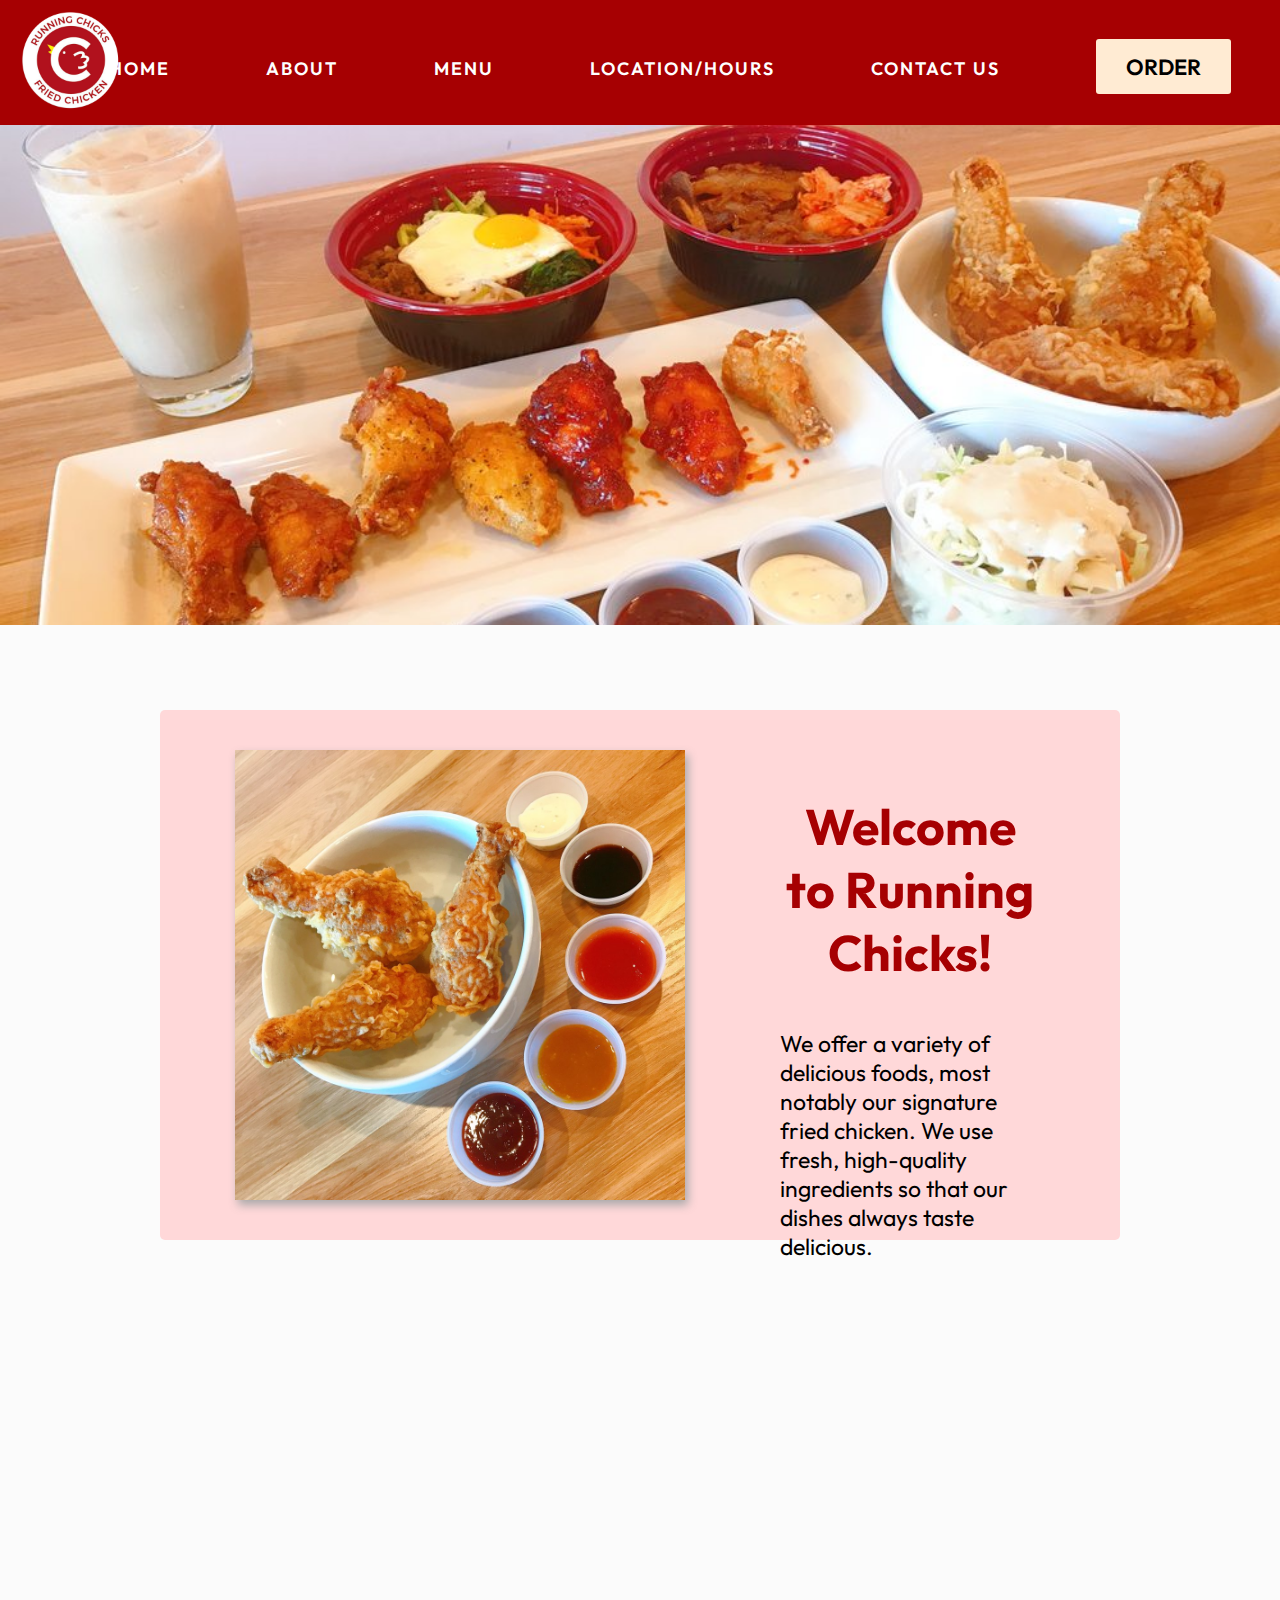
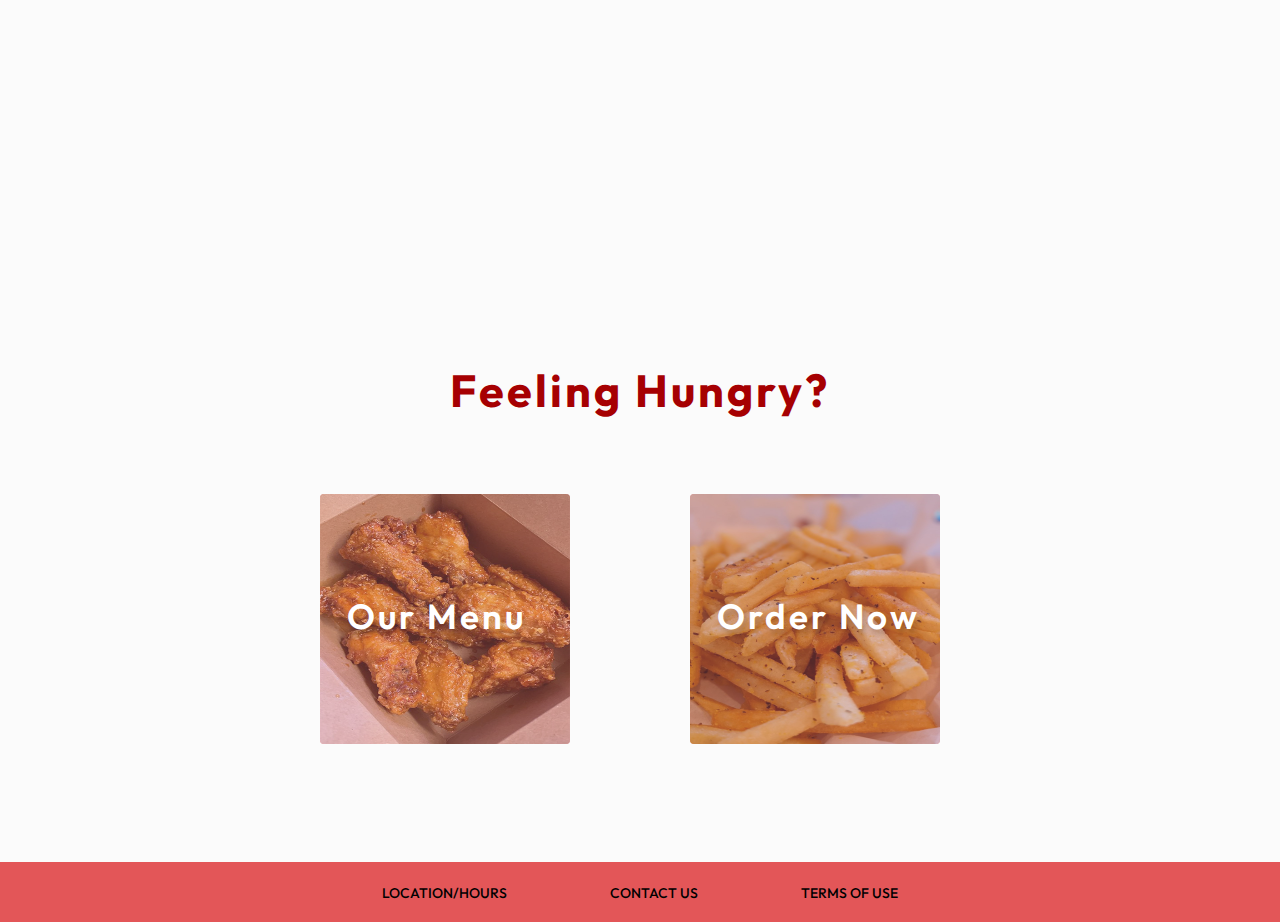
<file: index.html>
<!doctype html>
<html>
<head>
<meta charset="utf-8">
<title>RUNNING CHICKS</title>
<link rel="preconnect" href="https://fonts.googleapis.com">
<link rel="preconnect" href="https://fonts.gstatic.com" crossorigin>
<link href="https://fonts.googleapis.com/css2?family=Fredoka+One&family=Outfit:wght@400;600;700;800&display=swap" rel="stylesheet">
<link href="style/home.css" rel="stylesheet" type="text/css">
</head>

<body>
	<header>
		<img src="images/icons/running-chicks-logo.png" class="logo" alt="running chicks">
		<nav class="navbar">
			<div class="nav-links">
				<a href="index.html">HOME</a>
				<a href="about.html">ABOUT</a>
				<a href="menu.html">MENU</a>
				<a href="location.html">LOCATION/HOURS</a>
				<a href="contact-us.html">CONTACT US</a>
				<button type="button" class="order-button" a href="#">ORDER</button>
			</div>
		</nav>

	</header>
	<div class="banner">
		
		<div class="banner-image"></div>
		<div class="container">
		</div>
	</div>
	
	<main>
		<section class="intro">
		<div class="item">
			<img src="images/menu/wings-sauce.jpg" alt="food">
		</div>
		<div class="item">
			<h2>Welcome to Running Chicks!</h2>
			<p>We offer a variety of delicious foods, most notably our signature fried chicken. We use fresh, high-quality ingredients so that our dishes always taste delicious.</p>
		</div>
		</section>
		
		<div class="wings"></div>

		<section class="options">
			<h2>Feeling Hungry?</h2>
			<div class="buttons">
				<div class="color-container-left">
					<img src="images/menu/10pc.jpg" alt="chicken wings">
				</div>
				<div class="color-container-right">
					<img src="images/menu/fries.jpg" alt="fries">
				</div>
					<a href="menu.html">Our Menu</a>
				<a href="#">Order Now</a>
			</div>
		</section>
	</main>

	<footer>
			<a href="location.html">LOCATION/HOURS</a>
			<a href="contact-us.html">CONTACT US</a>
			<a href="#">TERMS OF USE</a>	
	</footer>
</body>
</html>
</file>
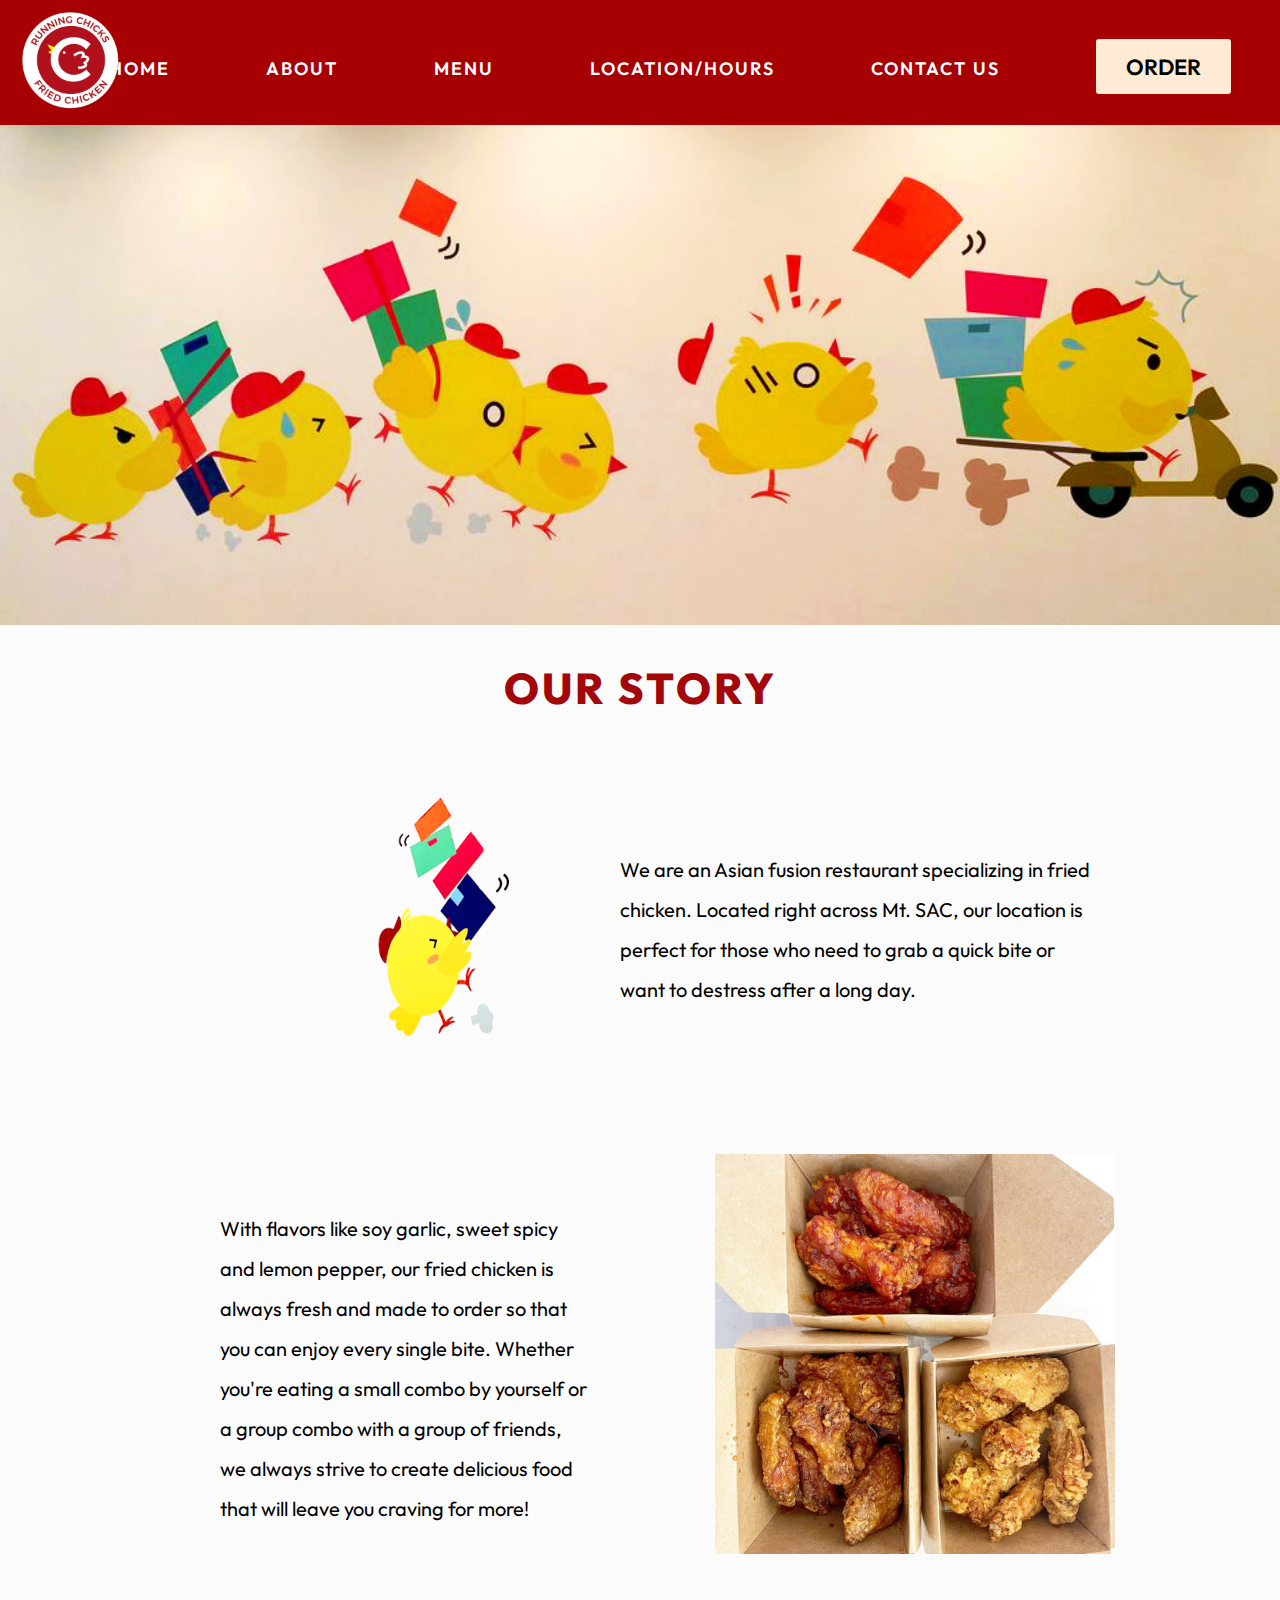
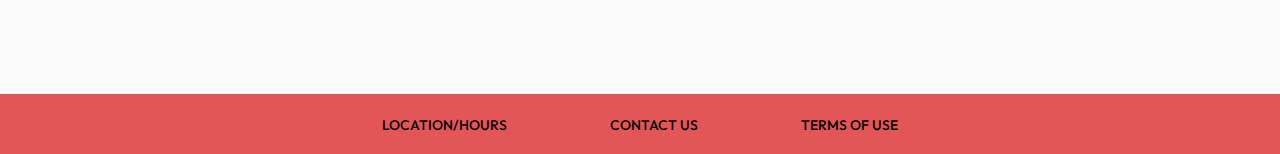
<file: about.html>
<!doctype html>
<html>
<head>
<meta charset="utf-8">
<title>RUNNING CHICKS</title>
<link rel="preconnect" href="https://fonts.googleapis.com">
<link rel="preconnect" href="https://fonts.gstatic.com" crossorigin>
<link href="https://fonts.googleapis.com/css2?family=Fredoka+One&family=Outfit:wght@400;600;700;800&display=swap" rel="stylesheet">
<link href="style/about.css" rel="stylesheet" type="text/css">
</head>

<body>
	<header>
		<img src="images/icons/running-chicks-logo.png" class="logo" alt="running chicks">
		<nav class="navbar">
			<div class="nav-links">
				<a href="index.html">HOME</a>
				<a href="about.html">ABOUT</a>
				<a href="menu.html">MENU</a>
				<a href="location.html">LOCATION/HOURS</a>
				<a href="contact-us.html">CONTACT US</a>
				<button type="button" class="order-button" a href="#">ORDER</button>
			</div>
		</nav>

	</header>
	
	<main>
		
		<div class="header"></div>
				<h2>OUR STORY</h2>

		<section class="about-us">
				<div class="image">
					<img src="images/icons/chick-transparent.png" alt="running chicks mascot">
				</div>
				<p>We are an Asian fusion restaurant specializing in fried chicken. Located right across Mt. SAC, our location is perfect for those who need to grab a quick bite or want to destress after a long day.</p>
			
				<p class="p-two">With flavors like soy garlic, sweet spicy and lemon pepper, our fried chicken is always fresh and made to order so that you can enjoy every single bite. Whether you're eating a small combo by yourself or a group combo with a group of friends, we always strive to create delicious food that will leave you craving for more!</p>
			
			<div class="image-two">
				<img src="images/menu/wings.jpg" alt="wings">
			</div>
			
		<div class="footer"></div>
			
		</section>
	</main>
	
	<footer>
			<a href="location.html">LOCATION/HOURS</a>
			<a href="contact-us.html">CONTACT US</a>
			<a href="#">TERMS OF USE</a>	
	</footer>
</body>
</html>
</file>
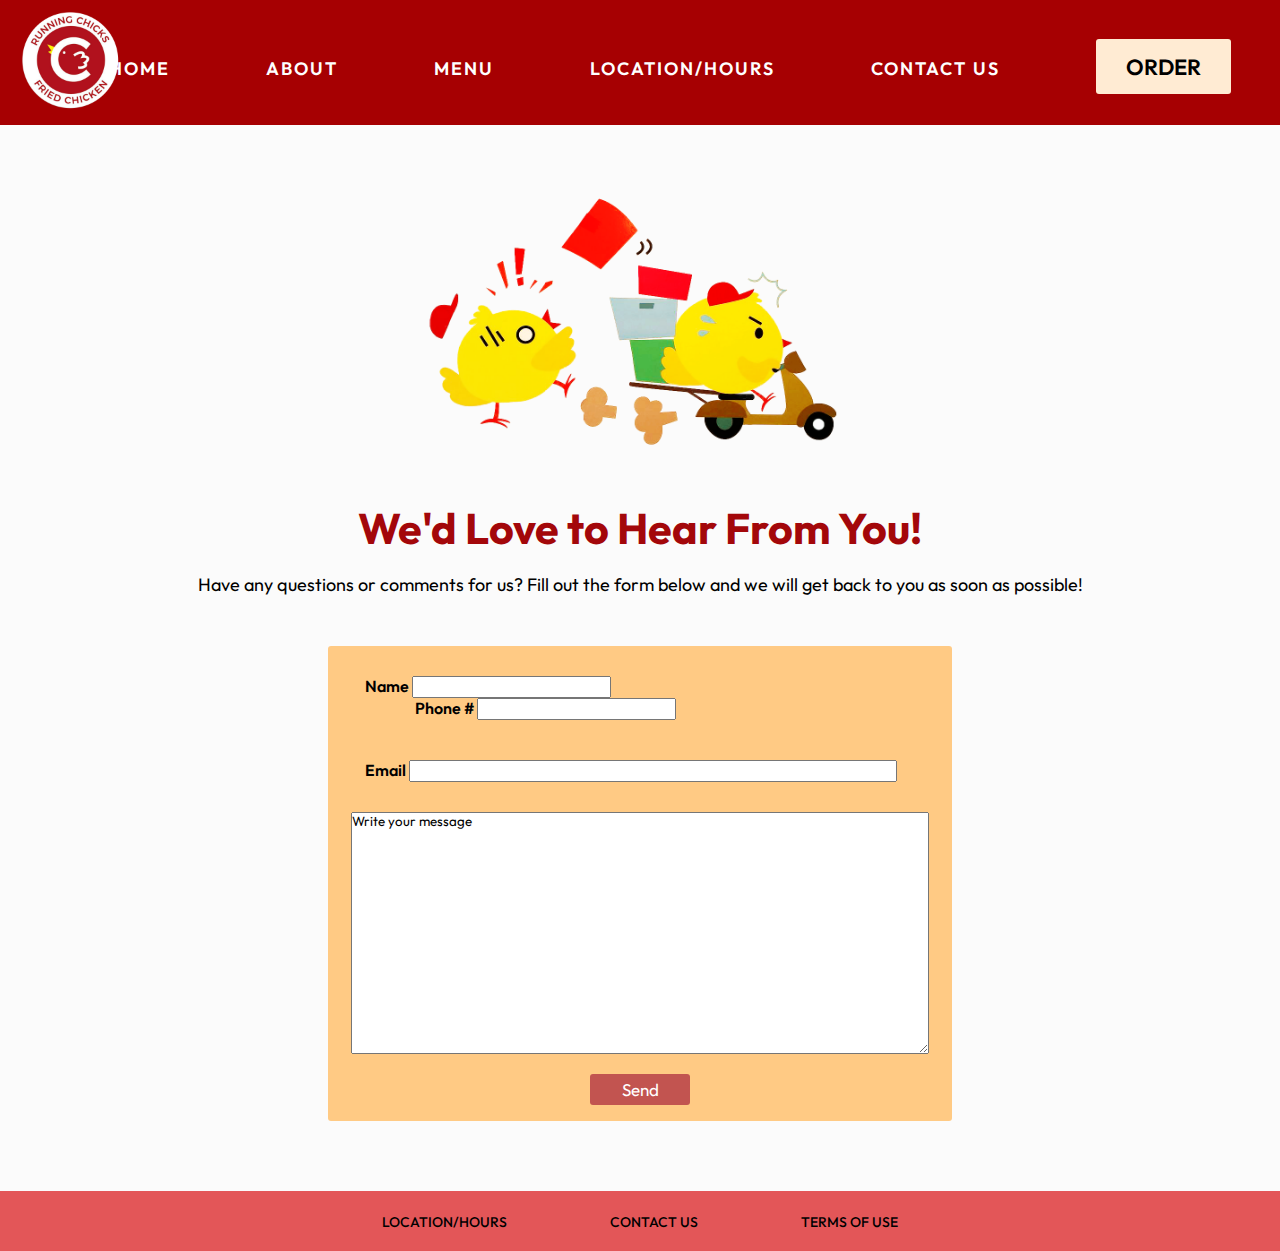
<file: contact-us.html>
<!doctype html>
<html>
<head>
<meta charset="utf-8">
<title>Running Chicks</title>
<link rel="preconnect" href="https://fonts.googleapis.com">
<link rel="preconnect" href="https://fonts.gstatic.com" crossorigin>
<link href="https://fonts.googleapis.com/css2?family=Fredoka+One&family=Outfit:wght@400;600;700;800&display=swap" rel="stylesheet">
<link href="style/contact-us.css" rel="stylesheet" type="text/css">
</head>

<body>
	<header>
		<img src="images/icons/running-chicks-logo.png" class="logo" alt="running chicks">
		<nav class="navbar">
			<div class="nav-links">
				<a href="index.html">HOME</a>
				<a href="about.html">ABOUT</a>
				<a href="menu.html">MENU</a>
				<a href="location.html">LOCATION/HOURS</a>
				<a href="contact-us.html">CONTACT US</a>
				<button type="button" class="order-button" a href="#">ORDER</button>
			</div>
		</nav>

	</header>
	
	<main>
		
		
		<div class="form-img">
			<img src="images/icons/running-chicks-transparent.png" alt="running chicks">
		</div>
		<section class="form">
			<h2>We'd Love to Hear From You!</h2>
			<p>Have any questions or comments for us? Fill out the form below and we will get back to you as soon as possible!</p>
			<form action="#" method="POST">
				<fieldset>
					<div class="name">
						<label for="name">Name</label>
						<input type="text" name="name" id="name">
					</div>
					<div class="phone">
						<label for="phone">Phone #</label>
						<input type="text" name="phone" id="phone">
					</div>

					<br>
					<div class="email">
						<label for="email">Email</label>
						<input type="email" name="email" id="email">
					</div>
	
					<br>
					<div class="messages">
						<textarea name="message" rows="15" cols="75" onfocus="this.value=''">Write your message</textarea>
					</div>
					<br>
					<input type="submit" value="Send" class="submit-btn">
				</fieldset>
				
			</form>
		</section>
	</main>
	<footer>
			<a href="location.html">LOCATION/HOURS</a>
			<a href="contact-us.html">CONTACT US</a>
			<a href="#">TERMS OF USE</a>	
	</footer>
</body>
</html>
</file>
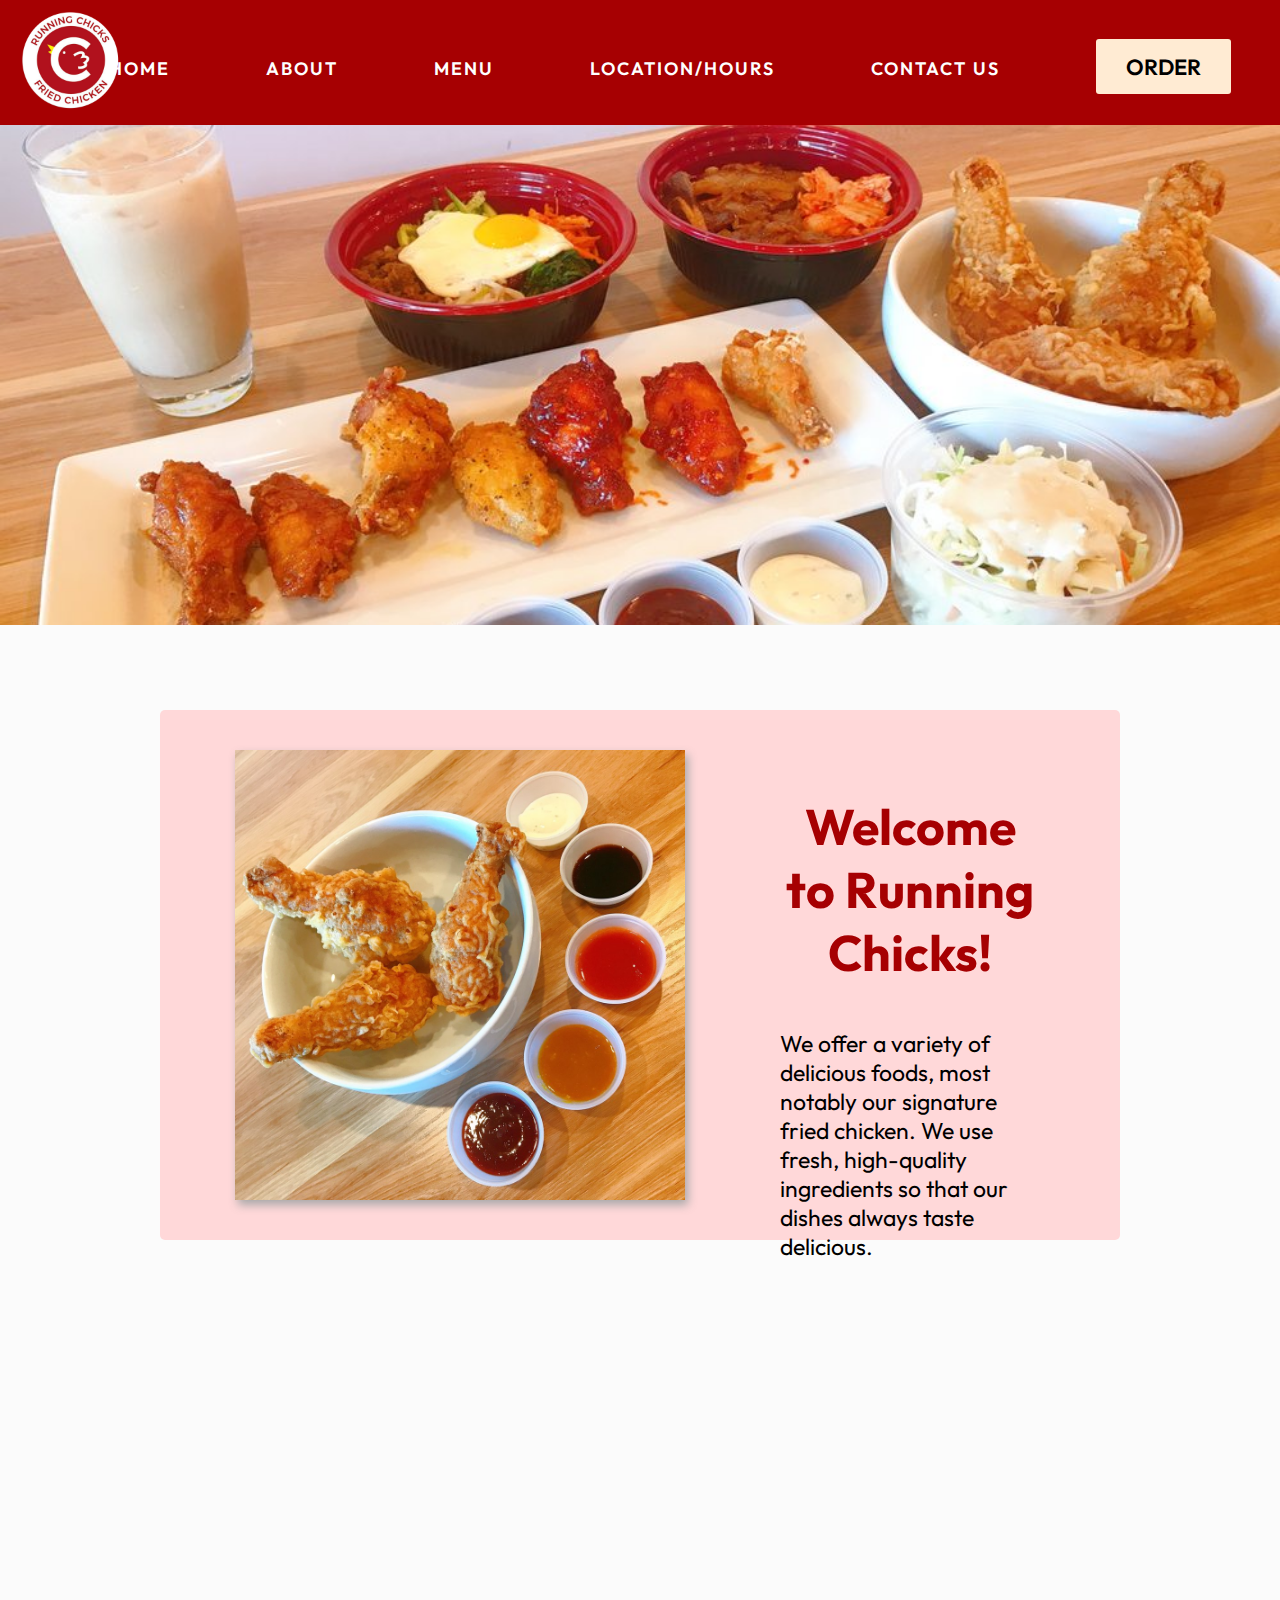
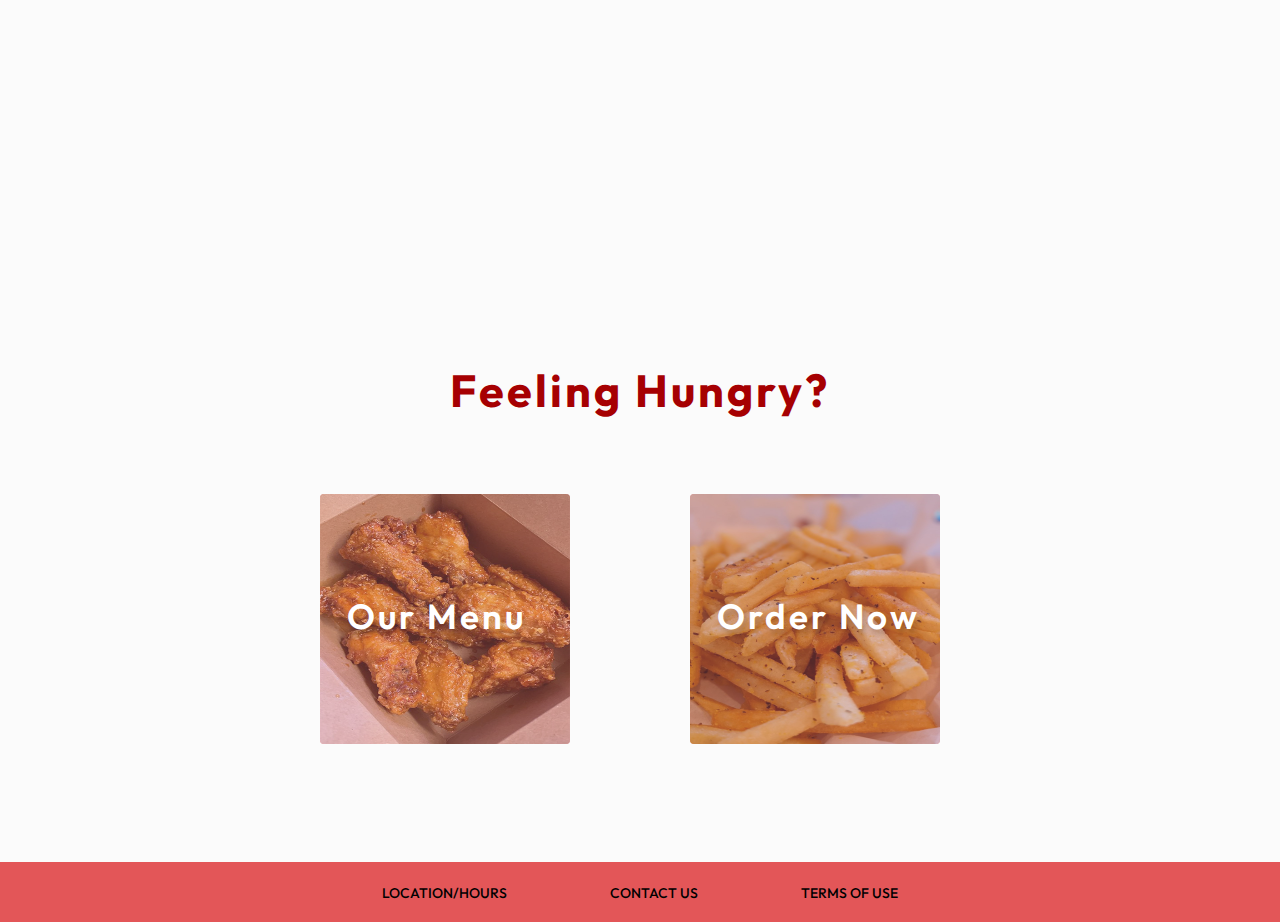
<file: home.html>
<!doctype html>
<html>
<head>
<meta charset="utf-8">
<title>RUNNING CHICKS</title>
<link rel="preconnect" href="https://fonts.googleapis.com">
<link rel="preconnect" href="https://fonts.gstatic.com" crossorigin>
<link href="https://fonts.googleapis.com/css2?family=Fredoka+One&family=Outfit:wght@400;600;700;800&display=swap" rel="stylesheet">
<link href="style/home.css" rel="stylesheet" type="text/css">
</head>

<body>
	<header>
		<img src="images/icons/running-chicks-logo.png" class="logo" alt="running chicks">
		<nav class="navbar">
			<div class="nav-links">
				<a href="home.html">HOME</a>
				<a href="about.html">ABOUT</a>
				<a href="menu.html">MENU</a>
				<a href="location.html">LOCATION/HOURS</a>
				<a href="contact-us.html">CONTACT US</a>
				<button type="button" class="order-button" a href="#">ORDER</button>
			</div>
		</nav>

	</header>
	<div class="banner">
		
		<div class="banner-image"></div>
		<div class="container">
		</div>
	</div>
	
	<main>
		<section class="intro">
		<div class="item">
			<img src="images/menu/wings-sauce.jpg" alt="food">
		</div>
		<div class="item">
			<h2>Welcome to Running Chicks!</h2>
			<p>We offer a variety of delicious foods, most notably our signature fried chicken. We use fresh, high-quality ingredients so that our dishes always taste delicious.</p>
		</div>
		</section>
		
		<div class="wings"></div>

		<section class="options">
			<h2>Feeling Hungry?</h2>
			<div class="buttons">
				<div class="color-container-left">
					<img src="images/menu/10pc.jpg" alt="chicken wings">
				</div>
				<div class="color-container-right">
					<img src="images/menu/fries.jpg" alt="fries">
				</div>
					<a href="menu.html">Our Menu</a>
				<a href="#">Order Now</a>
			</div>
		</section>
	</main>

	<footer>
			<a href="location.html">LOCATION/HOURS</a>
			<a href="contact-us.html">CONTACT US</a>
			<a href="#">TERMS OF USE</a>	
	</footer>
</body>
</html>
</file>
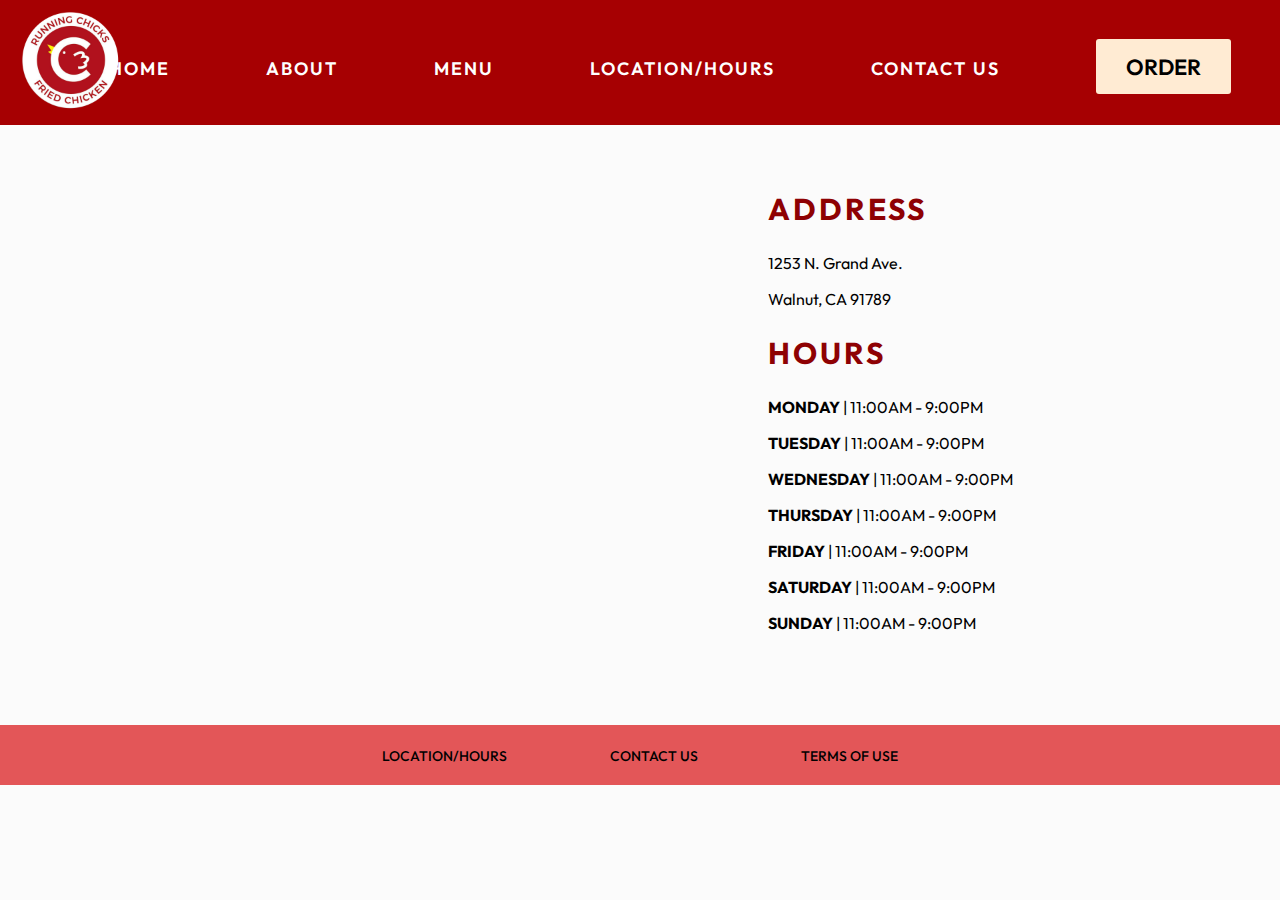
<file: location.html>
<!doctype html>
<html>
<head>
<meta charset="utf-8">
<title>RUNNING CHICKS</title>
<link rel="preconnect" href="https://fonts.googleapis.com">
<link rel="preconnect" href="https://fonts.gstatic.com" crossorigin>
<link href="https://fonts.googleapis.com/css2?family=Fredoka+One&family=Outfit:wght@400;600;700;800&display=swap" rel="stylesheet">
<link href="style/location.css" rel="stylesheet" type="text/css">
</head>

<body>
	<header>
		<img src="images/icons/running-chicks-logo.png" class="logo" alt="running chicks">
		<nav class="navbar">
			<div class="nav-links">
				<a href="index.html">HOME</a>
				<a href="about.html">ABOUT</a>
				<a href="menu.html">MENU</a>
				<a href="location.html">LOCATION/HOURS</a>
				<a href="contact-us.html">CONTACT US</a>
				<button type="button" class="order-button" a href="#">ORDER</button>
			</div>
		</nav>

	</header>
	
	<main>
		<section class="info">
		<div class="info-container">
			
		
		<div class="map">
			<iframe src="https://www.google.com/maps/embed?pb=!1m18!1m12!1m3!1d3305.9791872429855!2d-117.85164768493556!3d34.04440498060798!2m3!1f0!2f0!3f0!3m2!1i1024!2i768!4f13.1!3m3!1m2!1s0x80c329bbd8fba2d5%3A0xc48ae572dcba90ab!2sRunning%20Chicks%20-%20Walnut!5e0!3m2!1sen!2sus!4v1638321658841!5m2!1sen!2sus" width="600" height="450" style="border:0;" allowfullscreen="" loading="lazy"></iframe>
		</div>
		<div class="location-hour">
			<h2>ADDRESS</h2>
			<p>1253 N. Grand Ave.</p>
			<p>Walnut, CA 91789</p>
			<h2>HOURS</h2>
			<p><strong>MONDAY</strong> | 11:00AM - 9:00PM</p>
			<p><strong>TUESDAY</strong> | 11:00AM - 9:00PM</p>
			<p><strong>WEDNESDAY</strong> | 11:00AM - 9:00PM</p>
			<p><strong>THURSDAY</strong> | 11:00AM - 9:00PM</p>
			<p><strong>FRIDAY</strong> | 11:00AM - 9:00PM</p>
			<p><strong>SATURDAY</strong> | 11:00AM - 9:00PM</p>
			<p><strong>SUNDAY</strong> | 11:00AM - 9:00PM</p>
		</div>
		</div>
		</section>
	</main>
	<footer>
			<a href="location.html">LOCATION/HOURS</a>
			<a href="contact-us.html">CONTACT US</a>
			<a href="#">TERMS OF USE</a>	
	</footer>
</body>
	
</html>
</file>
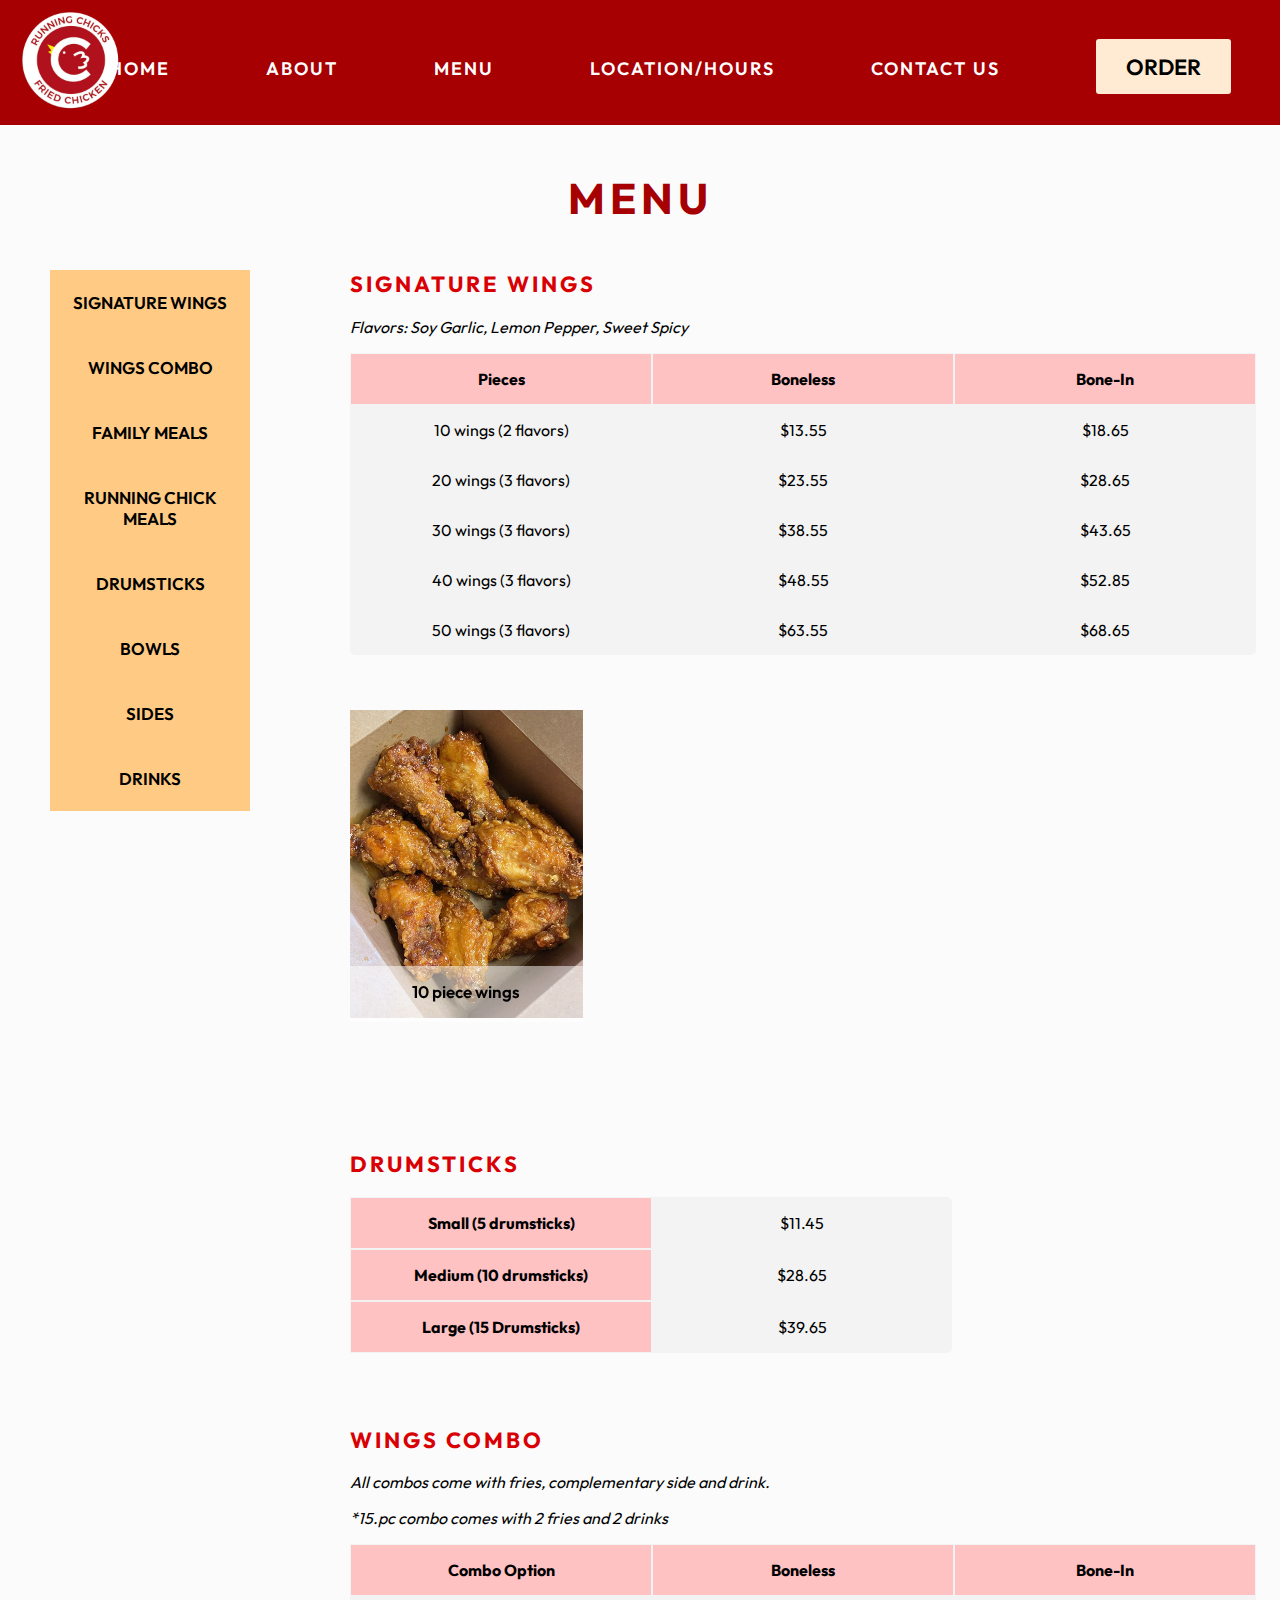
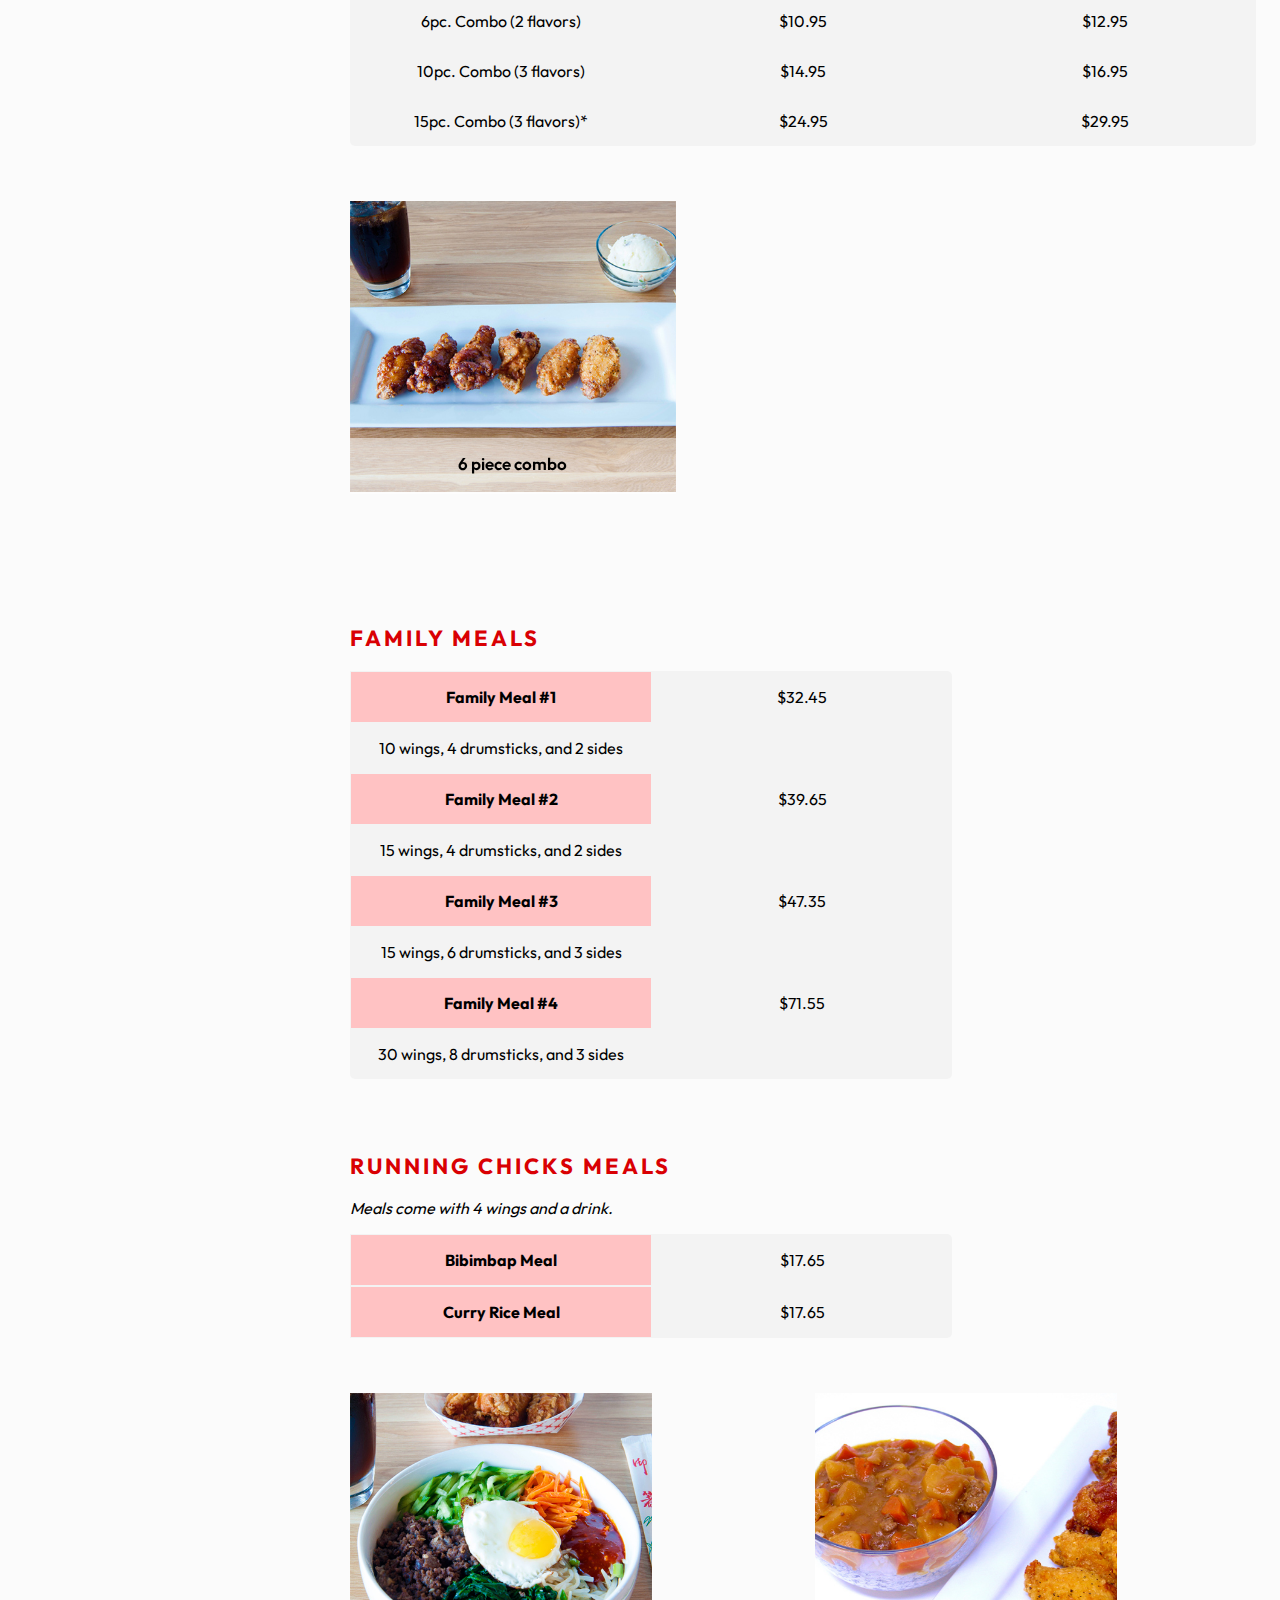
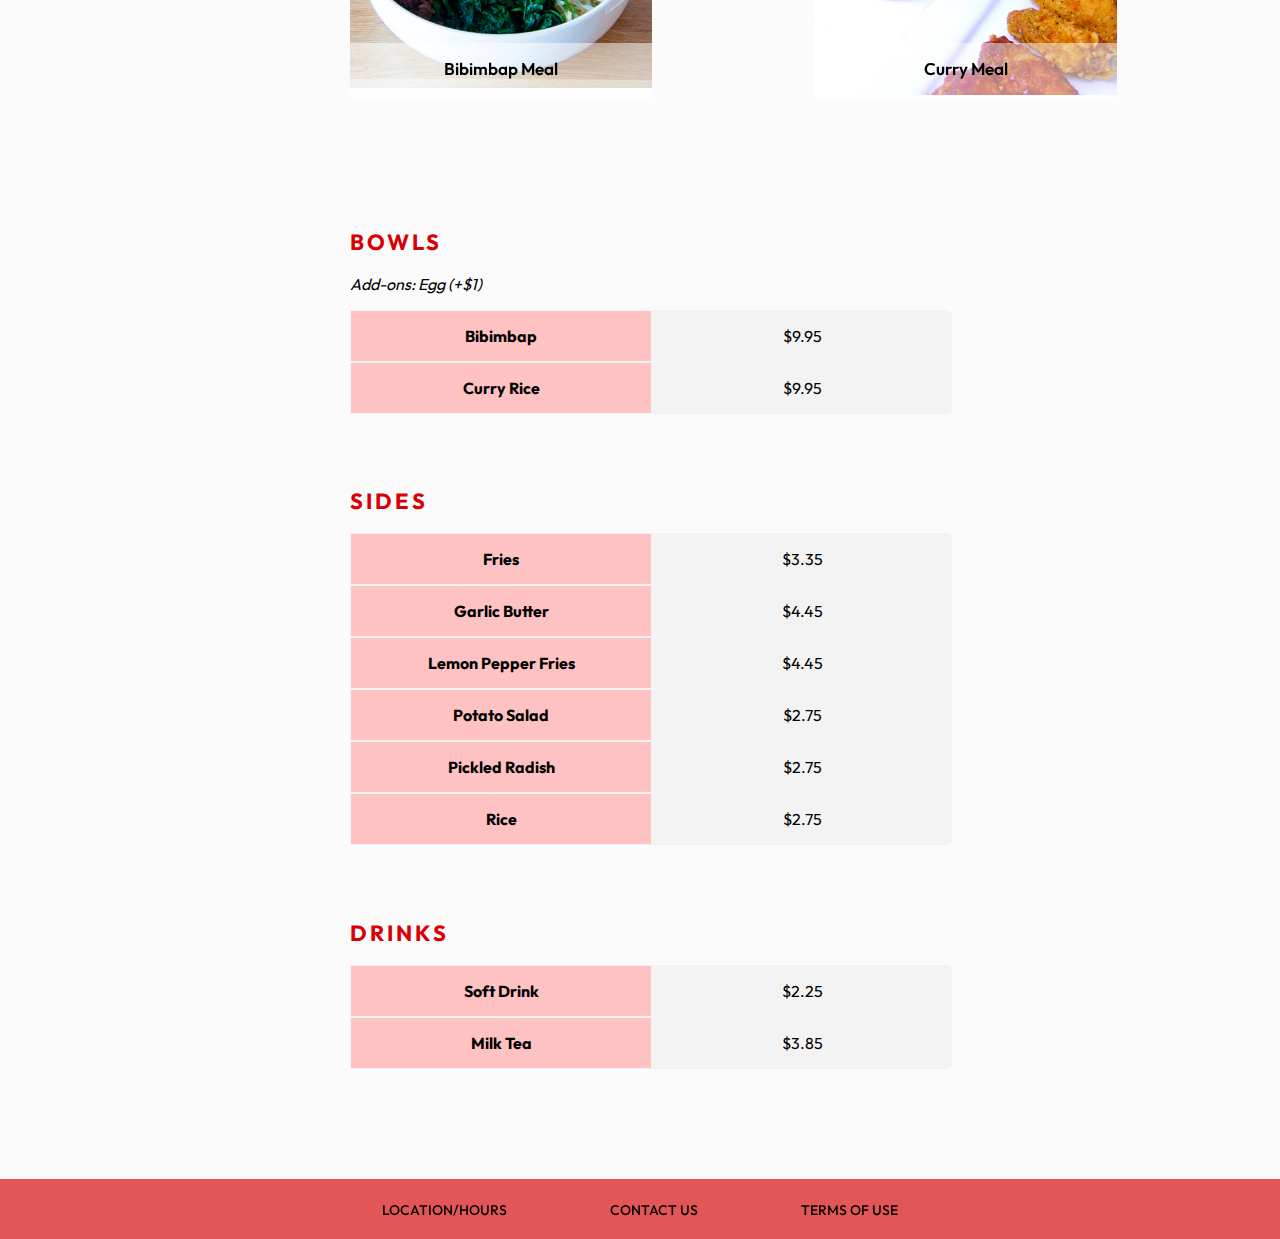
<file: menu.html>
<!doctype html>
<html>
<head>
<meta charset="utf-8">
<title>RUNNING CHICKS</title>
<link rel="preconnect" href="https://fonts.googleapis.com">
<link rel="preconnect" href="https://fonts.gstatic.com" crossorigin>
<link href="https://fonts.googleapis.com/css2?family=Fredoka+One&family=Outfit:wght@400;600;700;800&display=swap" rel="stylesheet">
<link href="style/menu.css" rel="stylesheet" type="text/css">
</head>

<body>
	<header>
		<img src="images/icons/running-chicks-logo.png" class="logo" alt="running chicks">
		<nav class="navbar">
			<div class="nav-links">
				<a href="index.html">HOME</a>
				<a href="about.html">ABOUT</a>
				<a href="menu.html">MENU</a>
				<a href="location.html">LOCATION/HOURS</a>
				<a href="contact-us.html">CONTACT US</a>
				<button type="button" class="order-button" a href="#">ORDER</button>
			</div>
		</nav>

	</header>
	
	<main>
		<h2 class="main-title">MENU</h2>
		<div class="quick-menu">
			<a href="#wings">SIGNATURE WINGS</a>
			<a href="#combo">WINGS COMBO</a>
			<a href="#family-meal">FAMILY MEALS</a>
			<a href="#rc-meals">RUNNING CHICK MEALS</a>
			<a href="#drumsticks">DRUMSTICKS</a>
			<a href="#bowls">BOWLS</a>
			<a href="#sides">SIDES</a>
			<a href="#drinks">DRINKS</a>
		</div>
			 
		<div class="body">
			
			<div id="wings">
			<h2 class="subtitle">SIGNATURE WINGS</h2>
			<p>Flavors: Soy Garlic, Lemon Pepper, Sweet Spicy</p>
			<table>
				<thead>
					<tr>
						<th>Pieces</th>
						<th>Boneless</th>
						<th>Bone-In</th>
					</tr>
				</thead>
				<tbody>
					<tr>
						<td>10 wings (2 flavors)</td>
						<td>$13.55</td>
						<td>$18.65</td>
					</tr>
					<tr>
						<td>20 wings (3 flavors)</td>
						<td>$23.55</td>
						<td>$28.65</td>
					</tr>
					<tr>
						<td>30 wings (3 flavors)</td>
						<td>$38.55</td>
						<td>$43.65</td>
					</tr>
					<tr>
						<td>40 wings (3 flavors)</td>
						<td>$48.55</td>
						<td>$52.85</td>
					</tr>
					<tr>
						<td>50 wings (3 flavors)</td>
						<td>$63.55</td>
						<td>$68.65</td>
					</tr>
				</tbody>
			</table>
				
							
			<div class="container">
				<img src="images/menu/10pc.jpg" alt="10 piece wings">
				<div class="caption">10 piece wings</div>
			</div>
			
			</div>

			<div id="drumsticks">
				<h2 class="subtitle">DRUMSTICKS</h2>
				<table>
					<tbody>
						<tr>
							<th>Small (5 drumsticks)</th>
							<td>$11.45</td>
						</tr>
						<tr>
							<th>Medium (10 drumsticks)</th>
							<td>$28.65</td>
						</tr>
						<tr>
							<th>Large (15 Drumsticks)</th>
							<td>$39.65</td>
						</tr>
					</tbody>
				</table>
			</div>
					
			<div id="combo">
				<h2 menu="subtitle">WINGS COMBO</h2>
					<p>All combos come with fries, complementary side and drink.</p>
					<p>*15.pc combo comes with 2 fries and 2 drinks</p>
				
				<table>
					<thead>
						<tr>
							<th>Combo Option</th>
							<th>Boneless</th>
							<th>Bone-In</th>
						</tr>
					</thead>
					<tbody>
						<tr>
							<td>6pc. Combo (2 flavors)</td>
							<td>$10.95</td>
							<td>$12.95</td>
						</tr>
						<tr>
							<td>10pc. Combo (3 flavors)</td>
							<td>$14.95</td>
							<td>$16.95</td>
						</tr>
						<tr>
							<td>15pc. Combo (3 flavors)*</td>
							<td>$24.95</td>
							<td>$29.95</td>
						</tr>
					</tbody>
				</table>
				
				<div class="combo-container">
				<div class="container">
					<img src="images/menu/6pc-combo.jpg" alt="6 piece combo">
					<div class="caption">6 piece combo</div>
				</div>
			</div>
			
			<div id="family-meal">
				<h2 class="subtitle">FAMILY MEALS</h2>
				<table>
					<tbody>
						<tr>
							<th>Family Meal #1</th>
							<td>$32.45</td>
						</tr>
						<tr>
							<td>10 wings, 4 drumsticks, and 2 sides</td>
						</tr>
						<tr>
							<th>Family Meal #2</th>
							<td>$39.65</td>
						</tr>
						<tr>
							<td>15 wings, 4 drumsticks, and 2 sides</td>
						</tr>
						<tr>
							<th>Family Meal #3</th>
							<td>$47.35</td>
						</tr>
						<tr>
							<td>15 wings, 6 drumsticks, and 3 sides</td>
						</tr>
						<tr>
							<th>Family Meal #4</th>
							<td>$71.55</td>
						</tr>
						<tr>
							<td>30 wings, 8 drumsticks, and 3 sides</td>
						</tr>
					</tbody>
				</table>
			</div>
				
			<div id="rc-meals">
				<h2 class="subtitle">RUNNING CHICKS MEALS</h2>
				<p>Meals come with 4 wings and a drink.</p>
				
				<table>
					<tbody>
						<tr>
							<th>Bibimbap Meal</th>
							<td>$17.65</td>
						</tr>
						<tr>
							<th>Curry Rice Meal</th>
							<td>$17.65</td>
						</tr>
					</tbody>
				</table>
				
				<div class="rc-container">
				<div class="container">
					<img src="images/menu/bibimbap-meal.jpg" alt="bibimbap meal">
					<div class="caption">Bibimbap Meal</div>
				</div>
				<div class="container">
					<img src="images/menu/curry-meal.jpg" alt="curry meal">
					<div class="caption">Curry Meal</div>
				</div>
			</div>
			</div>
				
			<div id="bowls">
				<h2 class="subtitle">BOWLS</h2>
				<p>Add-ons: Egg (+$1)</p>
				<table>
					<tbody>
						<tr>
							<th>Bibimbap</th>
							<td>$9.95</td>
						</tr>
						<tr>
							<th>Curry Rice</th>
							<td>$9.95</td>
						</tr>
					</tbody>
				</table>
			</div>
			
			<div id="sides">
				<h2 class="subtitle">SIDES</h2>
				<table>
					<tbody>
						<tr>
							<th>Fries</th>
							<td>$3.35</td>
						</tr>
						<tr>
							<th>Garlic Butter</th>
							<td>$4.45</td>
						</tr>
						<tr>
							<th>Lemon Pepper Fries</th>
							<td>$4.45</td>
						</tr>
						<tr>
							<th>Potato Salad</th>
							<td>$2.75</td>
						</tr>
						<tr>
							<th>Pickled Radish</th>
							<td>$2.75</td>
						</tr>
						<tr>
							<th>Rice</th>
							<td>$2.75</td>
						</tr>
					</tbody>
				</table>
			</div>
			
			<div id="drinks">
				<h2 class="subtitle">DRINKS</h2>
				<table>
					<tbody>
						<tr>
							<th>Soft Drink</th>
							<td>$2.25</td>
						</tr>
						<tr>
							<th>Milk Tea</th>
							<td>$3.85</td>
						</tr>
					</tbody>
				</table>
			</div>
		</div>
	</div>
	</main>
	
	<footer>
			<a href="location.html">LOCATION/HOURS</a>
			<a href="contact-us.html">CONTACT US</a>
			<a href="#">TERMS OF USE</a>	
	</footer>
	
</body>
</html>
</file>
<file: style/home.css>
@charset "utf-8";
body {
	background-color: #FBFBFB;
	padding: 0;
	margin: 0;
	font-family: Outfit, 'sans serif';
}
h1 {
	font-family: 'Fredoka One', 'sans serif';
	text-align: center;
	font-size: 50px;
	letter-spacing: 8px;
}
header {
	background-color: #A60002;
	height: 125px;
	padding: 0;
	margin: 0;
}
.navbar {
	text-align: center;
}
.nav-links {
	font-size: 18px;
	font-weight: 600;
	letter-spacing: 2px;
	display: inline;

}
.nav-links a, .order-button {
	font-weight: 600;
	color: #ffffff;
	margin: 0 45px;
	text-align: center;
	text-decoration: none;
	position: relative;
	bottom: 65px;
	left: 30px;

	transition: all 0.3s;
}
.nav-links a:hover {
	color: #000000;
}
.order-button {
	color: #000000;
	background-color: #ffebd3;
	font-family: Outfit, 'sans serif';
	height: 55px;
	padding: 10px 30px;
	font-size: 22px;
	border: none;
	border-radius: 3px;
	transition: all 0.3s;
}
.order-button:hover {
	background-color: #8E1400;
}
.logo {
	width: 100px;
	margin: 0;
	padding: 0;
	position: relative;
	top: 10px;
	left: 20px;
}

.banner-image {
	background-image: url("../images/menu/menu-full.jpg");
	background-position: center;	
	background-repeat: none;
	background-size: cover;
	height: 500px;
}
/*.container img {
	width: 100%;
	height: 15%;
}
*/
.intro {
	background-color: #FFD8D9;
	display: grid;
	grid-template-columns: auto auto;
	width: 75%;
	height: 450px;
	padding: 40px 0;
	margin: 85px auto;
	border-radius: 5px;
}
.item {
	padding: 0 50px;
}
.item img {
	width: 450px;
	margin: 0 25px;
	filter: drop-shadow(3px 5px 5px #a8a8a8);

}
.item h2 {
	color: #A60002;
	font-size: 50px;
	padding: 0;
	margin: 0;
	position: relative;
	right: 30px;
	text-align: center;
}
.item p {
	font-size: 23px;
	position: relative;
	right: 30px;
}
.item h2, .item p {
	margin: 45px 0;
}
.wings {
	background-image: url("../images/menu/food-combo.jpg");
	background-repeat: none;
	background-size: cover;
	background-attachment: fixed;
	background-position: center;
	height: 600px;
}
.options {
	height: 500px;
	margin: 0;
	padding: 0;
}
.options h2 {
	color: #A60002;
	font-size: 45px;
	letter-spacing: 3px;
	text-align: center;
}
.buttons {
	display: grid;
	grid-template-columns: auto auto;
	column-gap: 100px;
	width: 50%;
	margin: 75px auto;
	
}
.buttons a {
	border-radius: 4px;
	color: #FFFFFF;
	font-size: 35px;
	font-weight: 600;
	letter-spacing: 3px;
	text-shadow: 3px 5px 5px rgba(0,0,0, 0.15);
	text-decoration: none;
	z-index: 999;
	position: relative;
	bottom: 150px;
	left: 10%;
	transition: 0.2s;
}
.buttons a:hover {
	color: #A60002;
}
.buttons img {
	width: 250px;
	height: 250px;
	border-radius: 4px;
	opacity: 0.65;

}
.color-container-left {
	background-color: rgba(228, 116, 118, 1);
	border-radius: 4px;
	width: 250px;
	height: 250px;
}
.color-container-right {
	background-color: rgba(228, 116, 118, 1);
	border-radius: 4px;
	width: 250px;
	height: 250px;
}
.buttons a:hover {
	
}
footer {
	background-color: #E35658;
	text-align: center;
	height: 60px;
}
footer a {
	color: #000000;
	font-size: 14px;
	font-weight: 500;
	margin: 0 50px;
	position: relative;
	text-decoration: none;
	top: 20px;
	transition: color 0.3s;
	
}
footer a:hover {
	color: #FFFFFF;
}
</file>
<file: style/about.css>
@charset "utf-8";
body {
	background-color: #FBFBFB;
	padding: 0;
	margin: 0;
	font-family: Outfit, 'sans serif';
}
h1 {
	font-family: 'Fredoka One', 'sans serif';
	text-align: center;
	font-size: 50px;
	letter-spacing: 8px;
}
header {
	background-color: #A60002;
	height: 125px;
	padding: 0;
	margin: 0;
}
.navbar {
	text-align: center;
}
.nav-links {
	font-size: 18px;
	font-weight: 600;
	letter-spacing: 2px;
	display: inline;

}
.nav-links a, .order-button {
	font-weight: 600;
	color: #ffffff;
	margin: 0 45px;
	text-align: center;
	text-decoration: none;
	position: relative;
	bottom: 65px;
	left: 30px;

	transition: all 0.3s;
}
.nav-links a:hover {
	color: #000000;
}
.order-button {
	color: #000000;
	background-color: #ffebd3;
	font-family: Outfit, 'sans serif';
	height: 55px;
	padding: 10px 30px;
	font-size: 22px;
	border: none;
	border-radius: 3px;
	transition: all 0.3s;
}
.order-button:hover {
	background-color: #8E1400;
}
.logo {
	width: 100px;
	margin: 0;
	padding: 0;
	position: relative;
	top: 10px;
	left: 20px;
}
.header {
	background-image: url("../images/icons/running-chicks-banner.jpg");
	background-position: center;	
	background-repeat: none;
	background-size: cover;
	height: 500px;
}
h2 {
	color: #A3070A;
	text-align: center;
	font-size: 43px;
	font-weight: 800;
	letter-spacing: 3px;
	
}
.about-us {
	display: grid;
	grid-template-columns: auto auto;
	width: 75%;
	margin: 0 auto;
	padding-bottom: 100px;
}
p {
	font-size: 20px;
	padding: 0 30px;
	margin-top: 100px;
	line-height: 40px;
}
.p-two {
	position: relative;
	bottom: 45px;
	left: 30px;
}
.image img {
	width: 300px;
	position: relative;
	left: 125px;
}
.image-two img {
	width: 400px;
	position: relative;
	left: 125px;
}
footer {
	background-color: #E35658;
	text-align: center;
	height: 60px;
}
footer a {
	color: #000000;
	font-size: 14px;
	font-weight: 500;
	margin: 0 50px;
	position: relative;
	text-decoration: none;
	top: 20px;
	transition: color 0.3s;
}
footer a:hover {
	color: #FFFFFF;
}
</file>
<file: style/contact-us.css>
@charset "utf-8";
body {
	background-color: #FBFBFB;
	padding: 0;
	margin: 0;
	font-family: Outfit, 'sans serif';
}
h1 {
	font-family: 'Fredoka One', 'sans serif';
	text-align: center;
	font-size: 50px;
	letter-spacing: 8px;
}
header {
	background-color: #A60002;
	height: 125px;
	padding: 0;
	margin: 0;
}
.navbar {
	text-align: center;
}
.nav-links {
	font-size: 18px;
	font-weight: 600;
	letter-spacing: 2px;
	display: inline;
}
.nav-links a, .order-button {
	font-weight: 600;
	color: #ffffff;
	margin: 0 45px;
	text-align: center;
	text-decoration: none;
	position: relative;
	bottom: 65px;
	left: 30px;

	transition: all 0.3s;
}
.nav-links a:hover {
	color: #000000;
}
.order-button {
	color: #000000;
	background-color: #ffebd3;
	font-family: Outfit, 'sans serif';
	height: 55px;
	padding: 10px 30px;
	font-size: 22px;
	border: none;
	border-radius: 3px;
	transition: all 0.3s;
}
.order-button:hover {
	background-color: #8E1400;
}
.logo {
	width: 100px;
	margin: 0;
	padding: 0;
	position: relative;
	top: 10px;
	left: 20px;
}
.form-img {
	text-align: center;
	padding: 0;
	margin: 0;
}
.form-img img {
	width: 35%;
	position: relative;
	top: 50px;
}
.form h2 {
	color: #A3070A;
	font-size: 43px;
	margin-bottom: 0;
	text-align: center;
}
.form p {
	font-size: 18px;
	margin-bottom: 50px;
	text-align: center;
}
form {
	padding-bottom: 70px;	
}
fieldset {
	background-color: #FFCA84;
	border-radius: 3px;
	border: none;
	width: 600px;
	height: 435px;
	margin: 0 auto;
	padding-top: 30px;
}
.name, .phone {
	display: inline-block;
	position: relative;
	left: 25px;
}
.phone {
	margin: 0 50px;
}
.email {
	margin: 25px auto;
	position: relative;
	top: 15px;
	left: 25px;
	
}
.email input {
	width: 80%;
	margin: 0 auto;
}
label {
	font-weight: 600;
}
input, textarea {
	font-family: Outfit, 'sans serif';
}

textarea {
	display: block;
	margin: 0 auto;
	padding: 0;
}
.submit-btn {
	border: none;
	border-radius: 3px;
	background-color: #C25450;
	color: #FFFFFF;
	font-family: Outfit, 'sans serif';
	font-size: 17px;
	padding: 5px 25px;
	display: block;
	width: 100px;
	margin: 0 auto;
}
footer {
	background-color: #E35658;
	text-align: center;
	height: 60px;
}
footer a {
	color: #000000;
	font-size: 14px;
	font-weight: 500;
	margin: 0 50px;
	position: relative;
	text-decoration: none;
	top: 20px;
	transition: color 0.3s;
}
footer a:hover {
	color: #FFFFFF;
}
</file>
<file: style/location.css>
@charset "utf-8";
body {
	background-color: #FBFBFB;
	padding: 0;
	margin: 0;
	font-family: Outfit, 'sans serif';
}
h1 {
	font-family: 'Fredoka One', 'sans serif';
	text-align: center;
	font-size: 50px;
	letter-spacing: 8px;
}
header {
	background-color: #A60002;
	height: 125px;
	padding: 0;
	margin: 0;
}
.navbar {
	text-align: center;
}
.nav-links {
	font-size: 18px;
	font-weight: 600;
	display: inline;
	letter-spacing: 2px;
}
.nav-links a, .order-button {
	font-weight: 600;
	color: #ffffff;
	margin: 0 45px;
	text-align: center;
	text-decoration: none;
	position: relative;
	bottom: 65px;
	left: 30px;

	transition: all 0.3s;
}
.nav-links a:hover {
	color: #000000;
}
.order-button {
	color: #000000;
	background-color: #ffebd3;
	font-family: Outfit, 'sans serif';
	height: 55px;
	padding: 10px 30px;
	font-size: 22px;
	border: none;
	border-radius: 3px;
	transition: all 0.3s;
}
.order-button:hover {
	background-color: #8E1400;
}
.logo {
	width: 100px;
	margin: 0;
	padding: 0;
	position: relative;
	top: 10px;
	left: 20px;
}
.info-container {
	display: grid;
	grid-template-columns: auto auto;
	height: 600px;
	margin-left: 100px;

	
}
.location-hour {
	margin: 40px 0;
}
h2 {
	color: #8E0103;
	font-size: 30px;
	letter-spacing: 3px;
}
.map {
	padding: 50px;
	width: 300px;
	position: relative;
	left: 50px;
	top: 10px;
}
footer {
	background-color: #E35658;
	text-align: center;
	height: 60px;
}
footer a {
	color: #000000;
	font-size: 14px;
	font-weight: 500;
	margin: 0 50px;
	position: relative;
	text-decoration: none;
	top: 20px;
	transition: color 0.3s;
	
}
footer a:hover {
	color: #FFFFFF;
}
</file>
<file: style/menu.css>
@charset "utf-8";
body {
	background-color: #FBFBFB;
	padding: 0;
	margin: 0;
	font-family: Outfit, 'sans serif';
}
h1 {
	font-family: 'Fredoka One', 'sans serif';
	text-align: center;
	font-size: 50px;
	letter-spacing: 8px;
}
header {
	background-color: #A60002;
	height: 125px;
	padding: 0;
	margin: 0;
}
.navbar {
	text-align: center;
}
.nav-links {
	font-size: 18px;
	font-weight: 600;
	letter-spacing: 2px;
	display: inline;

}
.nav-links a, .order-button {
	font-weight: 600;
	color: #ffffff;
	margin: 0 45px;
	text-align: center;
	text-decoration: none;
	position: relative;
	bottom: 65px;
	left: 30px;

	transition: all 0.3s;
}
.nav-links a:hover {
	color: #000000;
}
.order-button {
	color: #000000;
	background-color: #ffebd3;
	font-family: Outfit, 'sans serif';
	height: 55px;
	padding: 10px 30px;
	font-size: 22px;
	border: none;
	border-radius: 3px;
	transition: all 0.3s;
}
.order-button:hover {
	background-color: #8E1400;
}
.logo {
	width: 100px;
	margin: 0;
	padding: 0;
	position: relative;
	top: 10px;
	left: 20px;
}
.main-title {
	color: #A60002;
	font-size: 43px;
	padding: 10px 0;
	text-align: center;
	letter-spacing: 5px;
}
.quick-menu {
	background-color: #FFCA84;
	width: 200px;
	position: sticky;
	top: 50px;
	float: left;
	margin-left: 50px;
}
.quick-menu a {
	color: #000000;
	display: block;
	font-size: 17px;
	font-weight: 600;
	text-decoration: none;
	text-align: center;
	padding: 22px;
	transition: color 0.2s;
}
.quick-menu a:hover {
	color: #F3F3F3;
}
.body {
	margin-left: 350px;
	height: 100%;
	
}
.body h2 {
	color: #D90003;
	font-size: 22px;
	letter-spacing: 3px;
}
.body div {
	padding-bottom: 55px;
}
.container {
	position: relative;
	padding: 55px 0;
}
.container .caption {
	background-color: rgba(255,255,255,0.5);
	font-size: 17px;
	font-weight: 600;
	text-align: center;
	position: absolute;
	bottom: 55px;
	padding-top: 15px;
	padding-bottom: 20px;
	width: 25%;
}
.container img {
	width: 25%;
}
.combo-container img {
	width: 35% !important;
}
.combo-container .caption {
	width: 35%;
	position: absolute;
	bottom: 57px !important;
}
.rc-container {
	display: grid;
	grid-template-columns: auto auto;
	padding: 0 !important;
}
.rc-container img {
	width: 65% !important;
	padding: 0;
	margin: 0;
}
.rc-container .caption {
	width: 65%;
}
p {
	font-style: italic;
}
table {
	background-color: #F3F3F3;
	border-radius: 5px;
	border-spacing: 0;
}
thead tr th {
	background-color: #FFC2C3;
	padding: 15px 0;
	border: 1px solid #F3F3F3;
}
th, td {
	text-align: center;
	width: 300px;
	padding: 15px 0;
}
#drumsticks table th, #family-meal table th, #bowls table th, #sides table th, #drinks table th, #rc-meals table th{
	background-color: #FFC2C3;
	border: 1px solid #F3F3F3;
}
footer {
	background-color: #E35658;
	text-align: center;
	height: 60px;
}

footer a {
	color: #000000;
	font-size: 14px;
	font-weight: 500;
	margin: 0 50px;
	position: relative;
	text-decoration: none;
	top: 20px;
	transition: color 0.3s;
	
}
footer a:hover {
	color: #FFFFFF;
}
</file>
